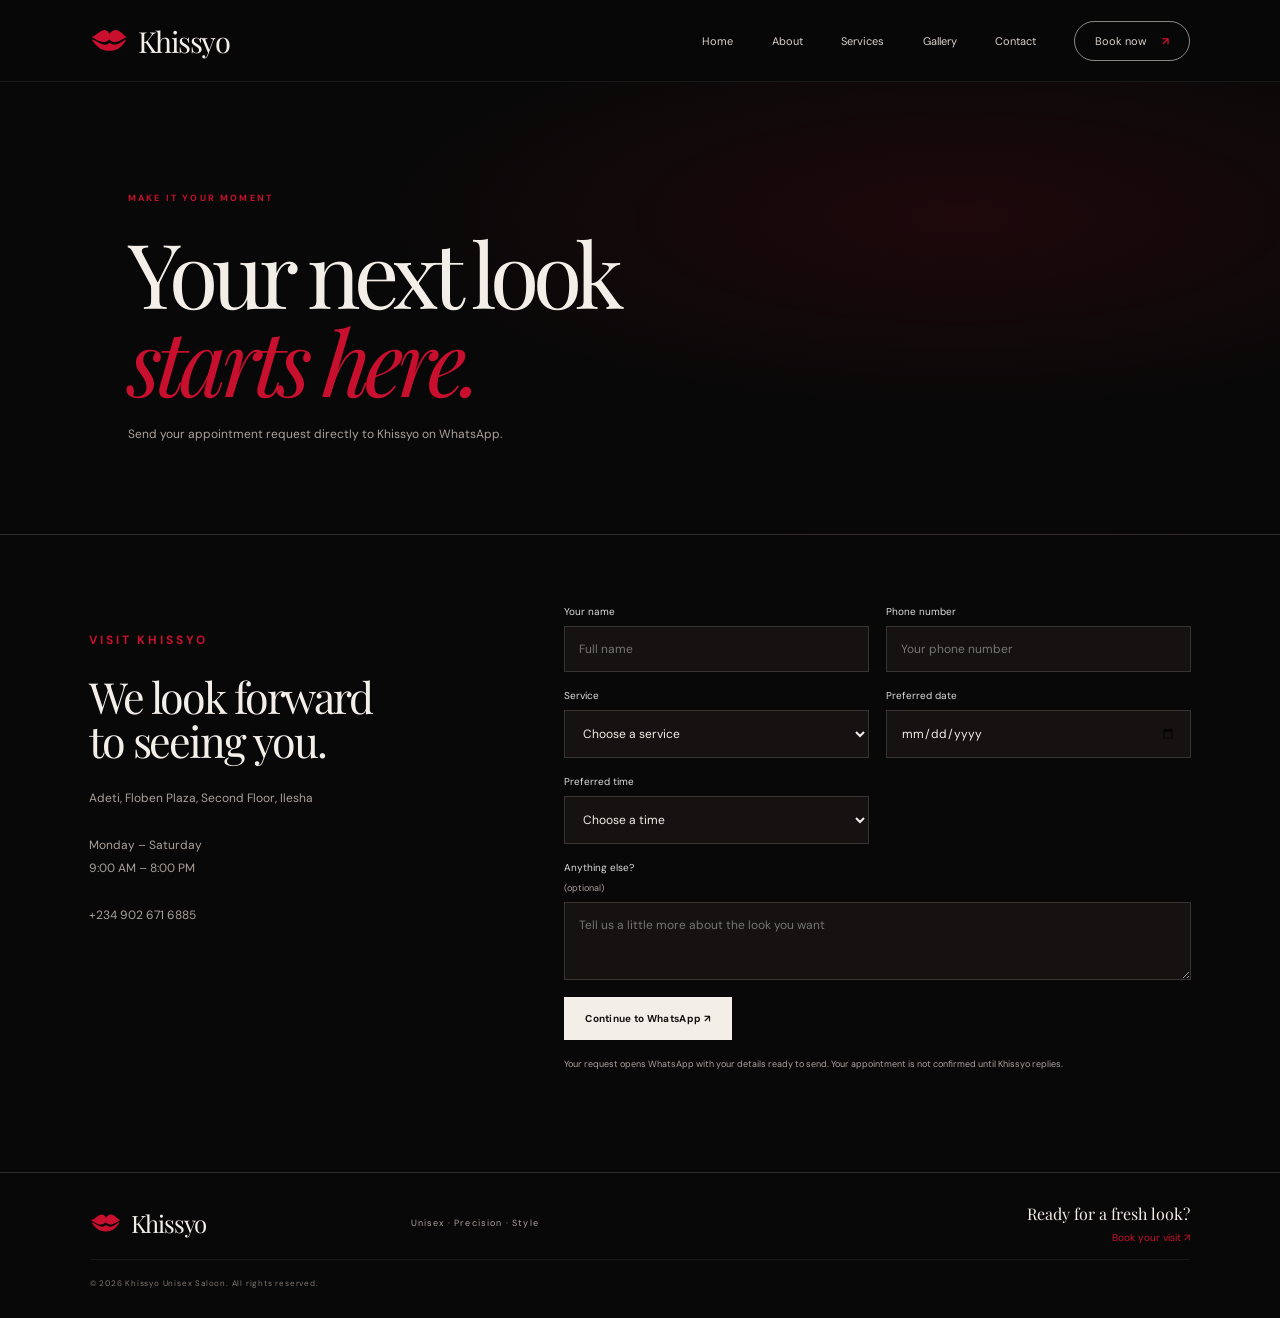
<file: booking.html>
<!doctype html><html lang="en"><head><meta charset="utf-8"><meta name="viewport" content="width=device-width,initial-scale=1"><meta name="theme-color" content="#090808"><title>Book an Appointment | Khissyo Unisex Saloon</title><link rel="preconnect" href="https://fonts.googleapis.com"><link rel="preconnect" href="https://fonts.gstatic.com" crossorigin><link href="https://fonts.googleapis.com/css2?family=DM+Sans:wght@400;500;600;700&family=Playfair+Display:ital,wght@0,400;0,500;0,600;1,400;1,500&display=swap" rel="stylesheet"><link rel="stylesheet" href="concept.css"></head><body><header class="site-header"><a class="brand" href="index.html"><svg class="lips" viewBox="0 0 100 64" aria-hidden="true"><path d="M3 24C17 20 26 5 39 5c6 0 10 6 12 10C55 11 60 5 67 5c13 0 22 15 30 19-11 4-19 13-31 13-7 0-12-4-15-7-4 3-9 7-16 7C22 37 13 27 3 24ZM5 30c13 2 22 14 35 14 5 0 8-2 12-5 4 3 8 5 13 5 12 0 22-12 30-14-6 16-23 30-44 30S13 46 5 30Z"/></svg><span>Khissyo</span></a><button class="menu-toggle" aria-label="Open navigation" aria-expanded="false"><i></i><i></i></button><nav class="nav"><a href="index.html">Home</a><a href="about.html">About</a><a href="services.html">Services</a><a href="gallery.html">Gallery</a><a href="contact.html">Contact</a><a class="nav-cta" href="booking.html">Book now <b>↗</b></a></nav></header><main class="inner-page"><section class="page-hero"><p class="eyebrow red">MAKE IT YOUR MOMENT</p><h1>Your next look<br><em>starts here.</em></h1><p>Send your appointment request directly to Khissyo on WhatsApp.</p></section><section class="booking-layout"><div class="booking-aside"><p class="eyebrow red">VISIT KHISSYO</p><h2>We look forward<br>to seeing you.</h2><p>Adeti, Floben Plaza, Second Floor, Ilesha</p><p>Monday – Saturday<br>9:00 AM – 8:00 PM</p><a href="tel:+2349026716885">+234 902 671 6885</a></div><form id="booking-form" class="booking-form"><label>Your name<input name="name" autocomplete="name" required placeholder="Full name"></label><label>Phone number<input name="phone" type="tel" autocomplete="tel" required placeholder="Your phone number"></label><label>Service<select name="service" required><option value="">Choose a service</option><option>Haircut (Any Style)</option><option>Haircut & Styling</option><option>Hair Dye / Coloring</option><option>Beard Sculpt / Grooming</option><option>Braids / Dreadlocks</option><option>Hair Installation / Weaving</option><option>Hair Revamp</option><option>Manicure</option><option>Pedicure</option><option>Other / Not sure yet</option></select></label><label>Preferred date<input name="date" type="date" required></label><label>Preferred time<select name="time" required><option value="">Choose a time</option><option>9:00 AM</option><option>10:00 AM</option><option>11:00 AM</option><option>12:00 PM</option><option>1:00 PM</option><option>2:00 PM</option><option>3:00 PM</option><option>4:00 PM</option><option>5:00 PM</option><option>6:00 PM</option><option>7:00 PM</option></select></label><label>Anything else? <span class="optional">(optional)</span><textarea name="notes" rows="3" placeholder="Tell us a little more about the look you want"></textarea></label><button class="button button-light" type="submit">Continue to WhatsApp ↗</button><p class="form-note">Your request opens WhatsApp with your details ready to send. Your appointment is not confirmed until Khissyo replies.</p></form></section></main><footer class="footer"><a class="brand" href="index.html"><svg class="lips" viewBox="0 0 100 64" aria-hidden="true"><path d="M3 24C17 20 26 5 39 5c6 0 10 6 12 10C55 11 60 5 67 5c13 0 22 15 30 19-11 4-19 13-31 13-7 0-12-4-15-7-4 3-9 7-16 7C22 37 13 27 3 24ZM5 30c13 2 22 14 35 14 5 0 8-2 12-5 4 3 8 5 13 5 12 0 22-12 30-14-6 16-23 30-44 30S13 46 5 30Z"/></svg><span>Khissyo</span></a><p>Unisex · Precision · Style</p><a class="footer-book" href="booking.html">Ready for a fresh look? <b>Book your visit ↗</b></a><small>© <span data-year></span> Khissyo Unisex Saloon. All rights reserved.</small></footer><script src="concept.js"></script></body></html>
</file>
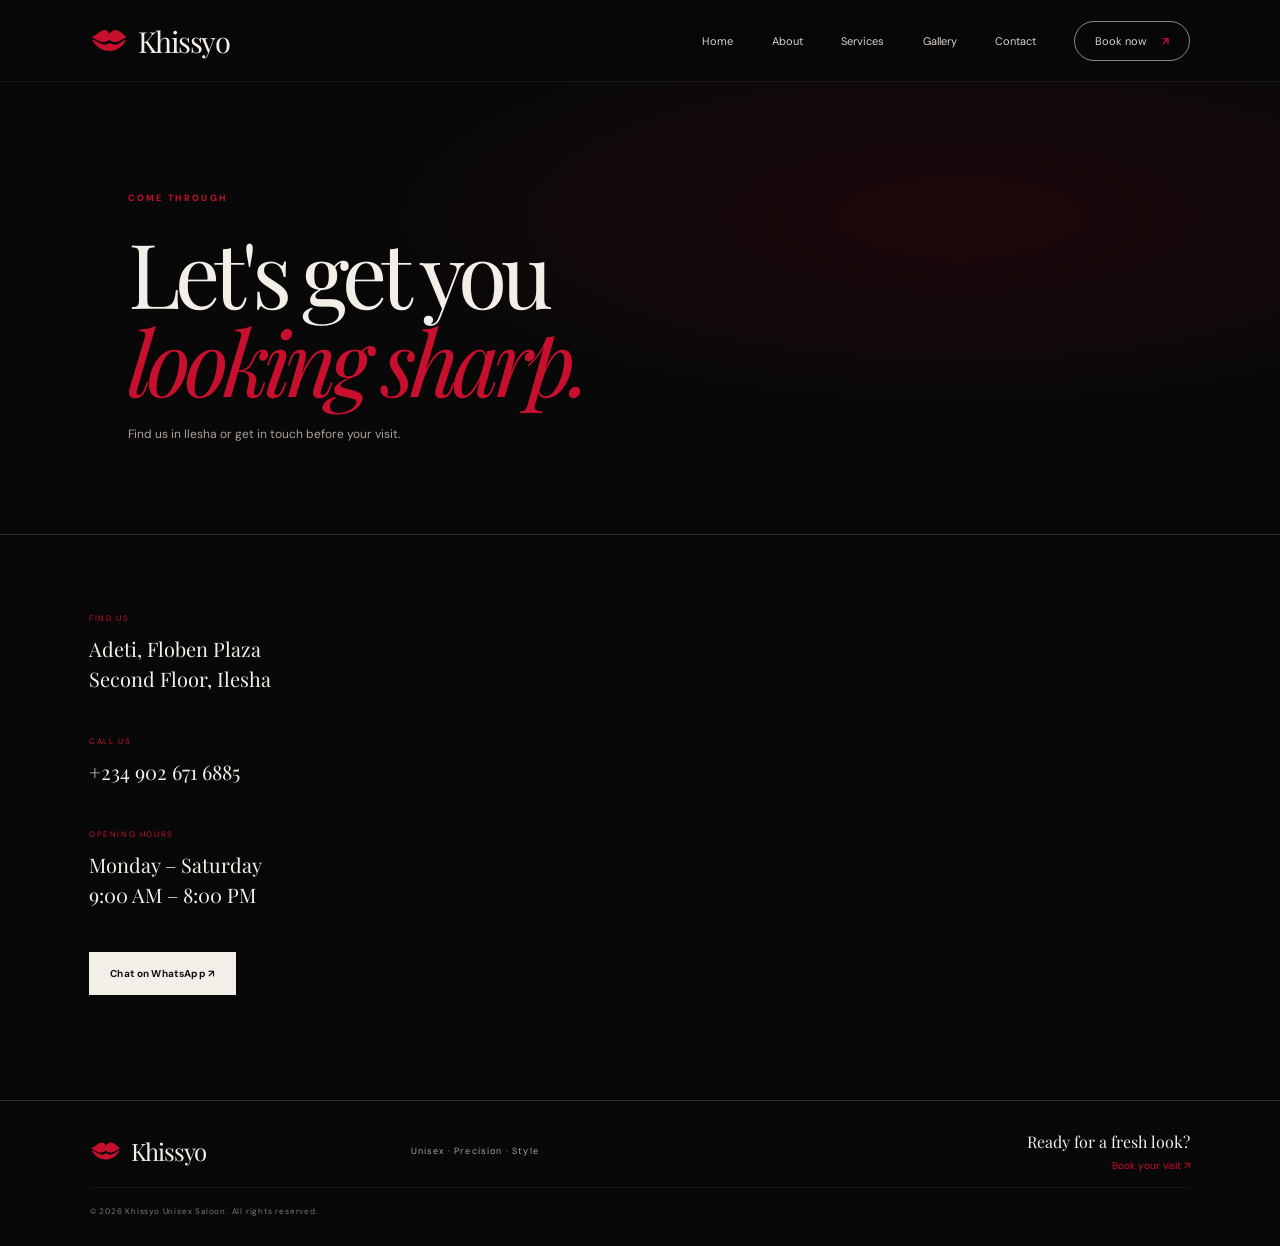
<file: contact.html>
<!doctype html><html lang="en"><head><meta charset="utf-8"><meta name="viewport" content="width=device-width,initial-scale=1"><meta name="theme-color" content="#090808"><title>Contact Khissyo | Khissyo Unisex Saloon</title><link rel="preconnect" href="https://fonts.googleapis.com"><link rel="preconnect" href="https://fonts.gstatic.com" crossorigin><link href="https://fonts.googleapis.com/css2?family=DM+Sans:wght@400;500;600;700&family=Playfair+Display:ital,wght@0,400;0,500;0,600;1,400;1,500&display=swap" rel="stylesheet"><link rel="stylesheet" href="concept.css"></head><body><header class="site-header"><a class="brand" href="index.html"><svg class="lips" viewBox="0 0 100 64" aria-hidden="true"><path d="M3 24C17 20 26 5 39 5c6 0 10 6 12 10C55 11 60 5 67 5c13 0 22 15 30 19-11 4-19 13-31 13-7 0-12-4-15-7-4 3-9 7-16 7C22 37 13 27 3 24ZM5 30c13 2 22 14 35 14 5 0 8-2 12-5 4 3 8 5 13 5 12 0 22-12 30-14-6 16-23 30-44 30S13 46 5 30Z"/></svg><span>Khissyo</span></a><button class="menu-toggle" aria-label="Open navigation" aria-expanded="false"><i></i><i></i></button><nav class="nav"><a href="index.html">Home</a><a href="about.html">About</a><a href="services.html">Services</a><a href="gallery.html">Gallery</a><a href="contact.html">Contact</a><a class="nav-cta" href="booking.html">Book now <b>↗</b></a></nav></header><main class="inner-page"><section class="page-hero"><p class="eyebrow red">COME THROUGH</p><h1>Let's get you<br><em>looking sharp.</em></h1><p>Find us in Ilesha or get in touch before your visit.</p></section><section class="contact-layout"><div class="contact-info"><div><small>FIND US</small><p>Adeti, Floben Plaza<br>Second Floor, Ilesha</p></div><div><small>CALL US</small><p><a href="tel:+2349026716885">+234 902 671 6885</a></p></div><div><small>OPENING HOURS</small><p>Monday – Saturday<br>9:00 AM – 8:00 PM</p></div><a class="button button-light" href="https://wa.me/2348140397838" target="_blank" rel="noopener">Chat on WhatsApp ↗</a></div><div class="map-frame"><iframe title="Khissyo Unisex Saloon location" src="https://www.google.com/maps/embed?pb=!4v1766261069400!6m8!1m7!1sedoSa9xsR9iCMYBVlcmDYA!2m2!1d7.629158310230561!2d4.741796809172692!3f82.09863882113274!4f18.41967208601261!5f3.325193203789971" loading="lazy" referrerpolicy="no-referrer-when-downgrade"></iframe></div></section></main><footer class="footer"><a class="brand" href="index.html"><svg class="lips" viewBox="0 0 100 64" aria-hidden="true"><path d="M3 24C17 20 26 5 39 5c6 0 10 6 12 10C55 11 60 5 67 5c13 0 22 15 30 19-11 4-19 13-31 13-7 0-12-4-15-7-4 3-9 7-16 7C22 37 13 27 3 24ZM5 30c13 2 22 14 35 14 5 0 8-2 12-5 4 3 8 5 13 5 12 0 22-12 30-14-6 16-23 30-44 30S13 46 5 30Z"/></svg><span>Khissyo</span></a><p>Unisex · Precision · Style</p><a class="footer-book" href="booking.html">Ready for a fresh look? <b>Book your visit ↗</b></a><small>© <span data-year></span> Khissyo Unisex Saloon. All rights reserved.</small></footer><script src="concept.js"></script></body></html>
</file>
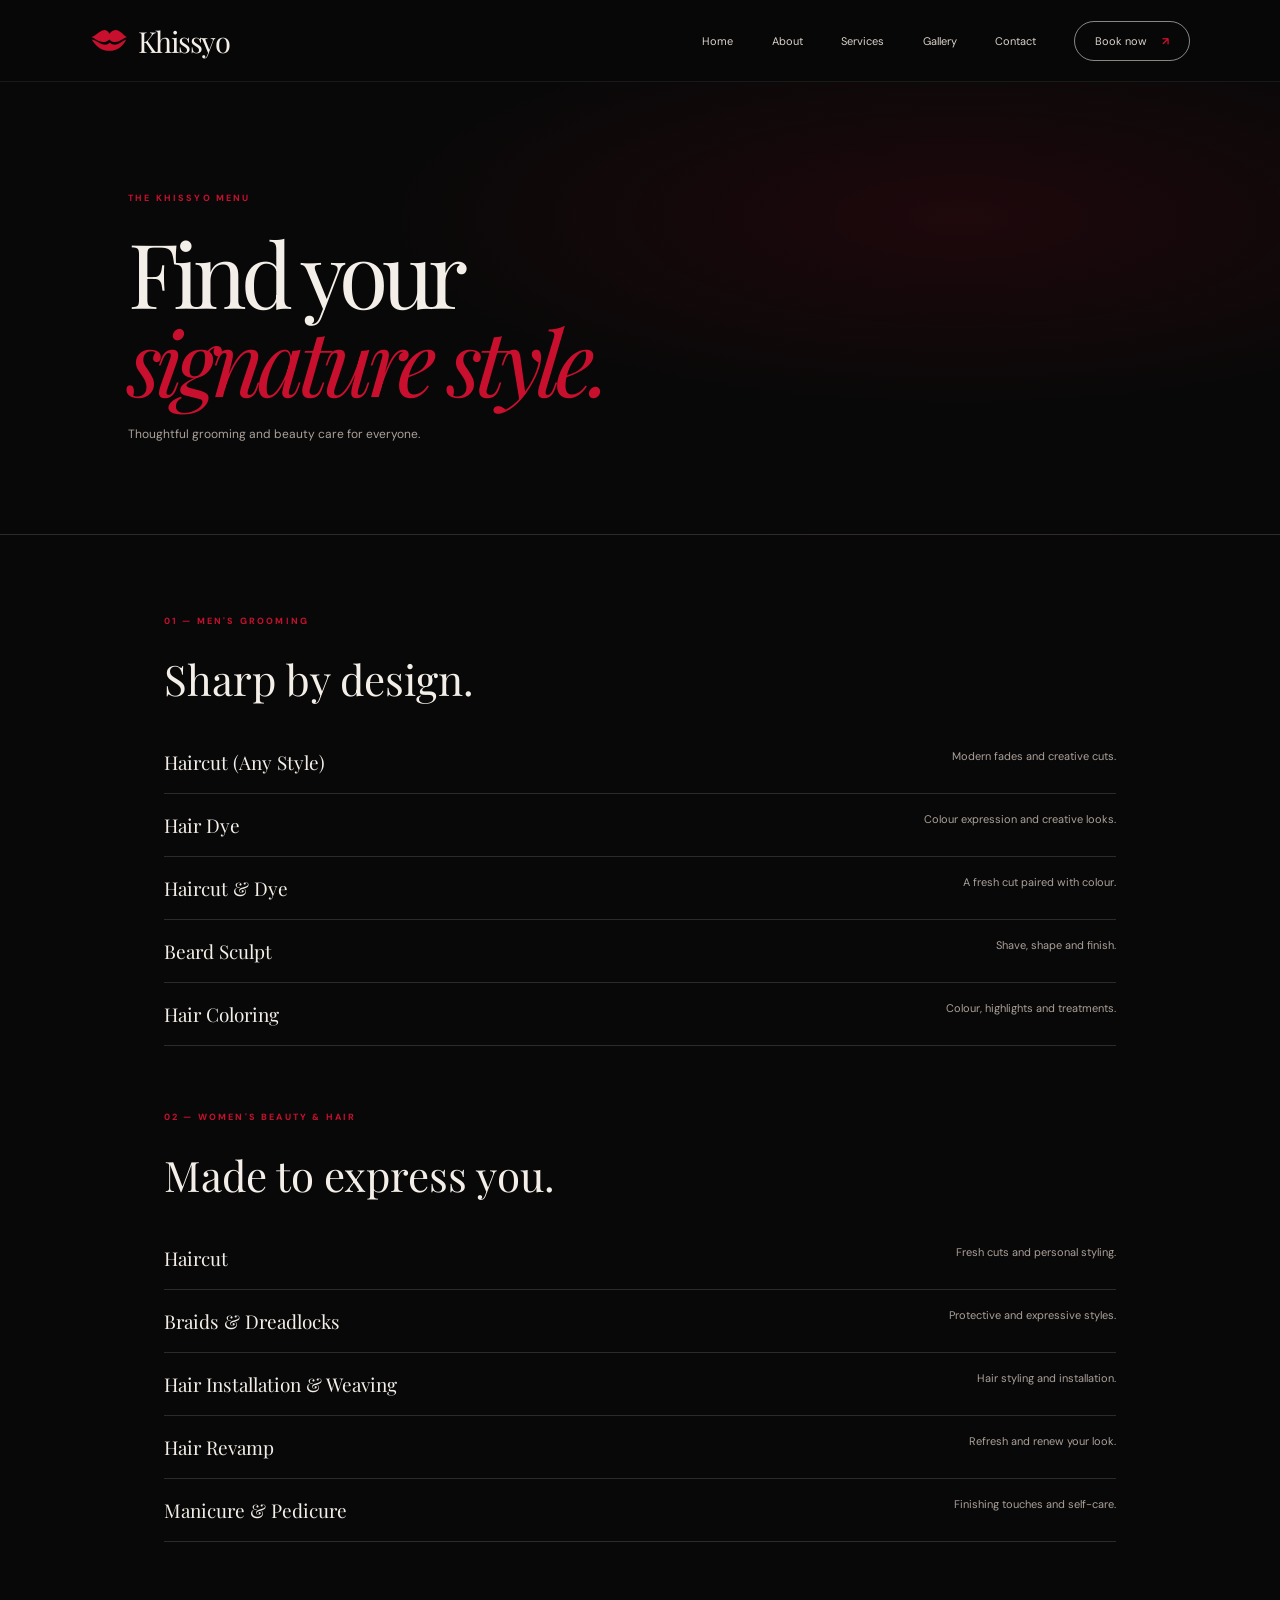
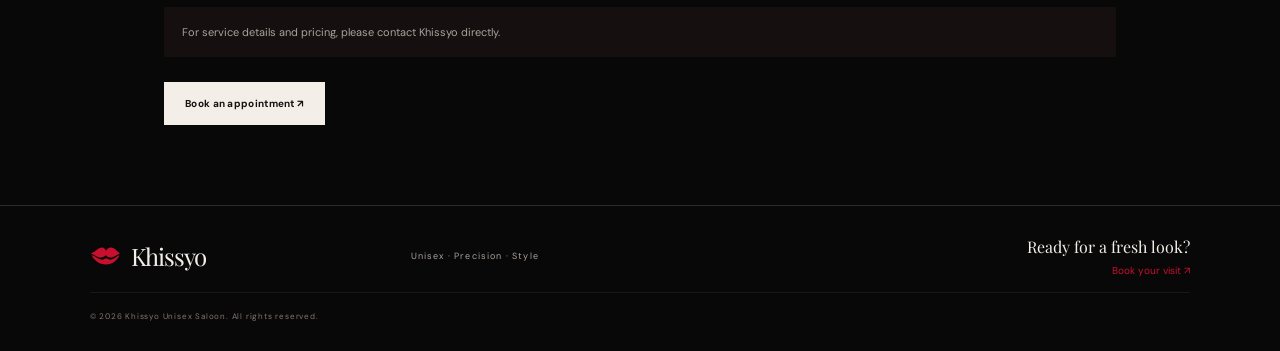
<file: services.html>
<!doctype html><html lang="en"><head><meta charset="utf-8"><meta name="viewport" content="width=device-width,initial-scale=1"><meta name="theme-color" content="#090808"><title>Our Services | Khissyo Unisex Saloon</title><link rel="preconnect" href="https://fonts.googleapis.com"><link rel="preconnect" href="https://fonts.gstatic.com" crossorigin><link href="https://fonts.googleapis.com/css2?family=DM+Sans:wght@400;500;600;700&family=Playfair+Display:ital,wght@0,400;0,500;0,600;1,400;1,500&display=swap" rel="stylesheet"><link rel="stylesheet" href="concept.css"></head><body><header class="site-header"><a class="brand" href="index.html"><svg class="lips" viewBox="0 0 100 64" aria-hidden="true"><path d="M3 24C17 20 26 5 39 5c6 0 10 6 12 10C55 11 60 5 67 5c13 0 22 15 30 19-11 4-19 13-31 13-7 0-12-4-15-7-4 3-9 7-16 7C22 37 13 27 3 24ZM5 30c13 2 22 14 35 14 5 0 8-2 12-5 4 3 8 5 13 5 12 0 22-12 30-14-6 16-23 30-44 30S13 46 5 30Z"/></svg><span>Khissyo</span></a><button class="menu-toggle" aria-label="Open navigation" aria-expanded="false"><i></i><i></i></button><nav class="nav"><a href="index.html">Home</a><a href="about.html">About</a><a href="services.html">Services</a><a href="gallery.html">Gallery</a><a href="contact.html">Contact</a><a class="nav-cta" href="booking.html">Book now <b>↗</b></a></nav></header><main class="inner-page"><section class="page-hero"><p class="eyebrow red">THE KHISSYO MENU</p><h1>Find your<br><em>signature style.</em></h1><p>Thoughtful grooming and beauty care for everyone.</p></section><section class="service-list"><div class="service-group"><p class="eyebrow red">01 — MEN'S GROOMING</p><h2>Sharp by design.</h2><div class="service-row"><b>Haircut (Any Style)</b><span>Modern fades and creative cuts.</span></div><div class="service-row"><b>Hair Dye</b><span>Colour expression and creative looks.</span></div><div class="service-row"><b>Haircut & Dye</b><span>A fresh cut paired with colour.</span></div><div class="service-row"><b>Beard Sculpt</b><span>Shave, shape and finish.</span></div><div class="service-row"><b>Hair Coloring</b><span>Colour, highlights and treatments.</span></div></div><div class="service-group"><p class="eyebrow red">02 — WOMEN'S BEAUTY & HAIR</p><h2>Made to express you.</h2><div class="service-row"><b>Haircut</b><span>Fresh cuts and personal styling.</span></div><div class="service-row"><b>Braids & Dreadlocks</b><span>Protective and expressive styles.</span></div><div class="service-row"><b>Hair Installation & Weaving</b><span>Hair styling and installation.</span></div><div class="service-row"><b>Hair Revamp</b><span>Refresh and renew your look.</span></div><div class="service-row"><b>Manicure & Pedicure</b><span>Finishing touches and self-care.</span></div></div><div class="service-note">For service details and pricing, please contact Khissyo directly.</div><a class="button button-light" href="booking.html">Book an appointment ↗</a></section></main><footer class="footer"><a class="brand" href="index.html"><svg class="lips" viewBox="0 0 100 64" aria-hidden="true"><path d="M3 24C17 20 26 5 39 5c6 0 10 6 12 10C55 11 60 5 67 5c13 0 22 15 30 19-11 4-19 13-31 13-7 0-12-4-15-7-4 3-9 7-16 7C22 37 13 27 3 24ZM5 30c13 2 22 14 35 14 5 0 8-2 12-5 4 3 8 5 13 5 12 0 22-12 30-14-6 16-23 30-44 30S13 46 5 30Z"/></svg><span>Khissyo</span></a><p>Unisex · Precision · Style</p><a class="footer-book" href="booking.html">Ready for a fresh look? <b>Book your visit ↗</b></a><small>© <span data-year></span> Khissyo Unisex Saloon. All rights reserved.</small></footer><script src="concept.js"></script></body></html>
</file>
<file: concept.css>
:root{--bg:#090808;--panel:#11100f;--cream:#f3eee8;--muted:#aaa19a;--red:#c8102e;--line:rgba(243,238,232,.15);--serif:"Playfair Display",Georgia,serif;--sans:"DM Sans",Arial,sans-serif}*{box-sizing:border-box}html{scroll-behavior:smooth;scroll-padding-top:90px}body{margin:0;background:var(--bg);color:var(--cream);font-family:var(--sans);-webkit-font-smoothing:antialiased}a{color:inherit;text-decoration:none}img,video{display:block;max-width:100%}.site-header{height:82px;padding:0 clamp(22px,7vw,105px);display:flex;align-items:center;justify-content:space-between;position:sticky;top:0;z-index:50;background:rgba(9,8,8,.94);backdrop-filter:blur(18px);border-bottom:1px solid rgba(255,255,255,.07)}.brand{display:flex;align-items:center;gap:10px;font:29px var(--serif);letter-spacing:-.05em}.lips{width:38px;fill:var(--red)}.nav{display:flex;align-items:center;gap:clamp(17px,3vw,42px);font-size:11px;color:#d9d1ca}.nav>a:not(.nav-cta):hover{color:#fff}.nav-cta{border:1px solid rgba(243,238,232,.55);padding:12px 20px;border-radius:30px}.nav-cta b{color:var(--red);padding-left:12px}.menu-toggle{display:none}
.hero{min-height:660px;position:relative;overflow:hidden;display:flex;align-items:center;padding:72px clamp(22px,9vw,140px) 82px;background:#090808}.hero-video,.hero-shade{position:absolute;inset:0;width:100%;height:100%;object-fit:cover}.hero-video{opacity:.48;filter:brightness(.82) saturate(.88)}.hero-shade{background:linear-gradient(90deg,rgba(9,8,8,.88) 0%,rgba(9,8,8,.68) 30%,rgba(9,8,8,.12) 72%,rgba(9,8,8,.34)),linear-gradient(0deg,rgba(9,8,8,.62),transparent 24%)}.hero-inner{position:relative;z-index:2;width:100%;max-width:1300px;margin:auto;display:grid;grid-template-columns:.88fr 1.12fr;align-items:center;gap:20px}.hero-copy{position:relative;z-index:3}.eyebrow{font-size:9px;letter-spacing:.24em;font-weight:700;margin:0 0 24px;color:#d8cfc7}.eyebrow span{display:inline-block;width:24px;height:1px;background:var(--red);vertical-align:middle;margin-right:10px}.eyebrow.red{color:var(--red)}.hero h1,.page-hero h1{font:clamp(60px,7vw,100px)/.98 var(--serif);letter-spacing:-.065em;margin:0 0 22px}.hero h1 em,.page-hero h1 em,.section-heading h2 em,.story-copy h2 em,.closing-cta h2 em,.inner-split h2 em,.booking-aside h2 em{font-weight:400;color:var(--red)}.hero-intro{max-width:360px;color:#d0c7bf;font-size:13px;line-height:1.8}.hero-actions{display:flex;align-items:center;gap:30px;margin-top:28px}.button{display:inline-flex;align-items:center;justify-content:center;gap:22px;padding:15px 21px;font:700 10px var(--sans);letter-spacing:.03em;border:0;cursor:pointer}.button-light{background:var(--cream);color:#151110}.button b{font-size:16px}.text-link{font-size:11px;font-weight:600}.text-link span{font-size:17px;color:var(--red);margin-left:12px}.hero-portraits{height:480px;position:relative}.portrait{position:absolute;margin:0;overflow:hidden;background:#171312}.portrait img{width:100%;height:100%;object-fit:cover;filter:contrast(1.05) saturate(.78)}.portrait-main{inset:0 15% 35px 4%;clip-path:polygon(8% 0,100% 0,100% 100%,0 100%,0 12%)}.portrait-main img{object-position:center 28%}.portrait-small{width:43%;height:53%;right:0;bottom:0;border:7px solid var(--bg)}.portrait-small img{object-position:center 25%}.portrait-main figcaption{position:absolute;bottom:16px;left:18px;right:18px;display:flex;justify-content:space-between;font-size:8px;letter-spacing:.16em}.portrait-stamp{position:absolute;right:4%;top:6%;width:100px;height:100px;border-radius:50%;background:var(--red);display:flex;align-items:center;justify-content:center;flex-direction:column;transform:rotate(12deg)}.portrait-stamp .lips{width:40px;fill:#090808}.portrait-stamp span{font-size:7px;letter-spacing:.14em;text-align:center;color:#090808;font-weight:700}.hero-bottom{position:absolute;bottom:22px;left:clamp(22px,9vw,140px);right:clamp(22px,9vw,140px);display:flex;justify-content:space-between;font-size:8px;letter-spacing:.18em;color:#968c83}
.section-wrap{max-width:1360px;margin:auto;padding:100px clamp(22px,7vw,100px)}.section-heading{display:grid;grid-template-columns:1fr auto auto;gap:45px;align-items:end;margin-bottom:34px}.section-heading h2,.story-copy h2,.closing-cta h2,.inner-split h2,.booking-aside h2{font:clamp(40px,5vw,65px)/1.02 var(--serif);letter-spacing:-.05em;margin:0}.section-heading>p{color:var(--muted);font-size:11px;line-height:1.8;margin:0 0 5px}.round-link{font-size:10px;border:1px solid var(--line);border-radius:30px;padding:12px 18px;white-space:nowrap}.service-cards{display:grid;grid-template-columns:repeat(4,1fr);gap:12px}.service-card{position:relative;min-height:220px;padding:23px 21px;border:1px solid rgba(243,238,232,.2);background:linear-gradient(145deg,#151211,#0b0a09);transition:border-color .25s,transform .25s}.service-card:hover{border-color:var(--red);transform:translateY(-5px)}.service-icon{display:block;color:#e4cbb5;font:36px var(--serif);margin-bottom:27px}.service-card small{font-size:8px;letter-spacing:.15em;color:var(--red)}.service-card h3{font:21px var(--serif);margin:10px 0}.service-card p{color:var(--muted);font-size:10px;line-height:1.7;max-width:200px}.service-card>b{position:absolute;right:20px;bottom:20px;color:var(--red)}
.story-section{max-width:1360px;margin:auto;padding:25px clamp(22px,7vw,100px) 110px;display:grid;grid-template-columns:1fr .9fr;gap:9%;align-items:center}.story-images{height:430px;position:relative}.story-interior{width:70%;height:100%;object-fit:cover;filter:none}.story-detail{position:absolute;width:48%;height:65%;right:0;bottom:-22px;object-fit:cover;border:7px solid var(--bg)}.vertical-note{position:absolute;left:72%;top:0;writing-mode:vertical-rl;font-size:8px;letter-spacing:.2em;color:var(--muted)}.story-copy>p:not(.eyebrow){max-width:440px;color:var(--muted);font-size:12px;line-height:1.9;margin:24px 0}.gallery-teaser{padding-top:30px}.gallery-strip{display:grid;grid-template-columns:repeat(3,1fr);gap:13px}.gallery-strip img{width:100%;height:300px;object-fit:cover;filter:saturate(.75);transition:filter .3s}.gallery-strip img:hover{filter:saturate(1)}.closing-cta{text-align:center;padding:100px 20px 110px;background:radial-gradient(ellipse at center,rgba(156,12,35,.16),transparent 60%),#100d0c}.closing-cta h2{font-size:clamp(48px,7vw,82px);margin-bottom:30px}.closing-cta .eyebrow{color:var(--red)}
.footer{padding:30px clamp(22px,7vw,100px);border-top:1px solid var(--line);display:grid;grid-template-columns:1fr 1fr 1.5fr;gap:15px;align-items:center}.footer .brand{font-size:24px}.footer .lips{width:31px}.footer>p{font-size:9px;color:var(--muted);letter-spacing:.13em}.footer-book{text-align:right;font:16px var(--serif)}.footer-book b{display:block;font:10px var(--sans);color:var(--red);margin-top:7px}.footer small{grid-column:1/-1;padding-top:18px;border-top:1px solid rgba(255,255,255,.06);font-size:8px;color:#807770;letter-spacing:.1em}
.inner-page{min-height:70vh}.page-hero{padding:110px clamp(22px,10vw,150px) 80px;border-bottom:1px solid var(--line);background:radial-gradient(ellipse at 75% 30%,rgba(160,10,38,.14),transparent 42%)}.page-hero h1{font-size:clamp(54px,7vw,90px)}.page-hero>p:last-child{color:var(--muted);font-size:12px}.inner-split{max-width:1200px;margin:auto;padding:90px 25px;display:grid;grid-template-columns:1fr 1fr;gap:8%;align-items:center}.inner-split>img{width:100%;height:440px;object-fit:cover;filter:saturate(.75)}.inner-split p:not(.eyebrow){font-size:12px;line-height:1.9;color:var(--muted);margin:20px 0}.service-list{max-width:1000px;margin:auto;padding:80px 24px}.service-group{margin-bottom:65px}.service-group h2{font:42px var(--serif);margin:0 0 24px}.service-row{padding:18px 0;border-bottom:1px solid var(--line);display:flex;justify-content:space-between;gap:20px}.service-row b{font:19px var(--serif);font-weight:400}.service-row span{font-size:11px;color:var(--muted)}.service-note{padding:18px;background:#15100f;color:var(--muted);font-size:11px;margin:20px 0 25px}.gallery-full{max-width:1250px;margin:auto;padding:65px 24px}.video-gallery{display:grid;grid-template-columns:repeat(2,1fr);gap:12px;margin-bottom:35px}.video-gallery video{width:100%;height:290px;object-fit:cover;background:#171312}.photo-gallery{display:grid;grid-template-columns:repeat(3,1fr);gap:12px}.gallery-image{border:0;padding:0;background:none;cursor:pointer;overflow:hidden}.gallery-image img{width:100%;height:290px;object-fit:cover;transition:transform .4s}.gallery-image:hover img{transform:scale(1.04)}.lightbox{display:none;position:fixed;inset:0;background:rgba(0,0,0,.94);z-index:100;align-items:center;justify-content:center;padding:30px}.lightbox.show{display:flex}.lightbox img{max-height:85vh;max-width:90vw}.lightbox button{position:absolute;top:20px;right:25px;background:none;border:0;color:white;font-size:38px}.booking-layout,.contact-layout{max-width:1150px;margin:auto;padding:70px 24px 100px;display:grid;grid-template-columns:.75fr 1.25fr;gap:9%}.booking-aside h2{font-size:43px}.booking-aside p,.booking-aside>a{display:block;color:var(--muted);font-size:12px;line-height:1.9;margin:24px 0}.booking-form{display:grid;grid-template-columns:1fr 1fr;gap:17px}.booking-form label{display:flex;flex-direction:column;gap:8px;font-size:10px;color:#ddd}.booking-form label:nth-last-of-type(1){grid-column:1/-1}.booking-form input,.booking-form select,.booking-form textarea{width:100%;padding:14px;background:#151211;border:1px solid var(--line);color:var(--cream);font:12px var(--sans);border-radius:0;outline:none}.booking-form input:focus,.booking-form select:focus,.booking-form textarea:focus{border-color:var(--red)}.booking-form .button{grid-column:1/-1;justify-self:start}.optional,.form-note{color:var(--muted);font-size:9px}.form-note{grid-column:1/-1;line-height:1.7;margin:0}.contact-layout{grid-template-columns:.8fr 1.2fr;align-items:stretch}.contact-info{display:flex;flex-direction:column;align-items:flex-start;gap:26px}.contact-info small{font-size:8px;color:var(--red);letter-spacing:.2em}.contact-info p{font:20px var(--serif);line-height:1.5;margin:8px 0}.contact-info .button{margin-top:8px}.map-frame iframe{width:100%;height:390px;border:0;filter:none}
@media(max-width:850px){.hero-inner{grid-template-columns:1fr 1fr}.hero h1{font-size:clamp(54px,7vw,76px)}.hero-portraits{height:400px}.service-cards{grid-template-columns:repeat(2,1fr)}.section-heading{grid-template-columns:1fr auto}.section-heading>p{grid-column:1}.round-link{grid-column:2;grid-row:1/3}.story-section{gap:5%;}.footer{grid-template-columns:1fr 1fr}.footer-book{grid-column:1/-1;text-align:left}.booking-layout,.contact-layout{gap:5%}}
@media(max-width:620px){.site-header{height:70px;padding:0 20px}.brand{font-size:25px}.lips{width:32px}.menu-toggle{display:flex;width:42px;height:42px;border:1px solid var(--line);background:none;flex-direction:column;justify-content:center;align-items:center;gap:6px}.menu-toggle i{width:17px;height:1px;background:var(--cream)}.nav{display:none;position:absolute;top:69px;left:0;right:0;padding:15px 22px 22px;background:#100e0d;border-bottom:1px solid var(--line);flex-direction:column;align-items:stretch;gap:0}.nav.open{display:flex}.nav>a{padding:14px 2px;border-bottom:1px solid rgba(255,255,255,.06)}.nav .nav-cta{text-align:center;margin-top:12px;border:1px solid var(--red)}.hero{padding:57px 22px 68px;min-height:0}.hero-inner{display:flex;flex-direction:column;align-items:stretch;gap:32px}.hero h1{font-size:clamp(54px,14vw,72px)}.hero-intro{font-size:12px}.hero-portraits{height:330px;margin:0 0 0 8px}.portrait-main{right:14%;bottom:30px}.portrait-small{width:43%;height:53%}.portrait-stamp{width:74px;height:74px}.portrait-stamp .lips{width:31px}.portrait-stamp span{font-size:5px}.hero-bottom{left:22px;right:22px;font-size:7px}.section-wrap{padding:70px 22px}.section-heading{display:flex;flex-wrap:wrap;gap:18px}.section-heading h2{font-size:45px}.section-heading>p{width:100%;order:2}.round-link{order:3}.service-cards{grid-template-columns:1fr 1fr;gap:8px}.service-card{min-height:200px;padding:17px 14px}.service-card h3{font-size:18px}.service-card p{font-size:9px}.service-icon{font-size:30px;margin-bottom:20px}.story-section{padding:10px 22px 75px;grid-template-columns:1fr;gap:42px}.story-images{height:310px;margin-right:18px}.story-copy h2{font-size:48px}.gallery-strip{gap:7px}.gallery-strip img{height:175px}.closing-cta{padding:75px 20px}.footer{padding:25px 22px;grid-template-columns:1fr 1fr}.footer>p{justify-self:end}.footer-book{font-size:15px}.page-hero{padding:78px 22px 58px}.page-hero h1{font-size:58px}.inner-split{padding:55px 22px;grid-template-columns:1fr;gap:30px}.inner-split>img{height:300px}.service-list{padding:55px 22px}.service-row{flex-direction:column;gap:6px}.video-gallery{grid-template-columns:1fr}.video-gallery video{height:240px}.photo-gallery{grid-template-columns:1fr 1fr;gap:8px}.gallery-image img{height:190px}.booking-layout,.contact-layout{padding:48px 22px 75px;grid-template-columns:1fr;gap:35px}.booking-form{grid-template-columns:1fr}.booking-form label:nth-last-of-type(1),.booking-form .button,.form-note{grid-column:1}.map-frame iframe{height:300px}}
@media(prefers-reduced-motion:reduce){html{scroll-behavior:auto}*,*:before,*:after{transition:none!important;animation:none!important}}
</file>
